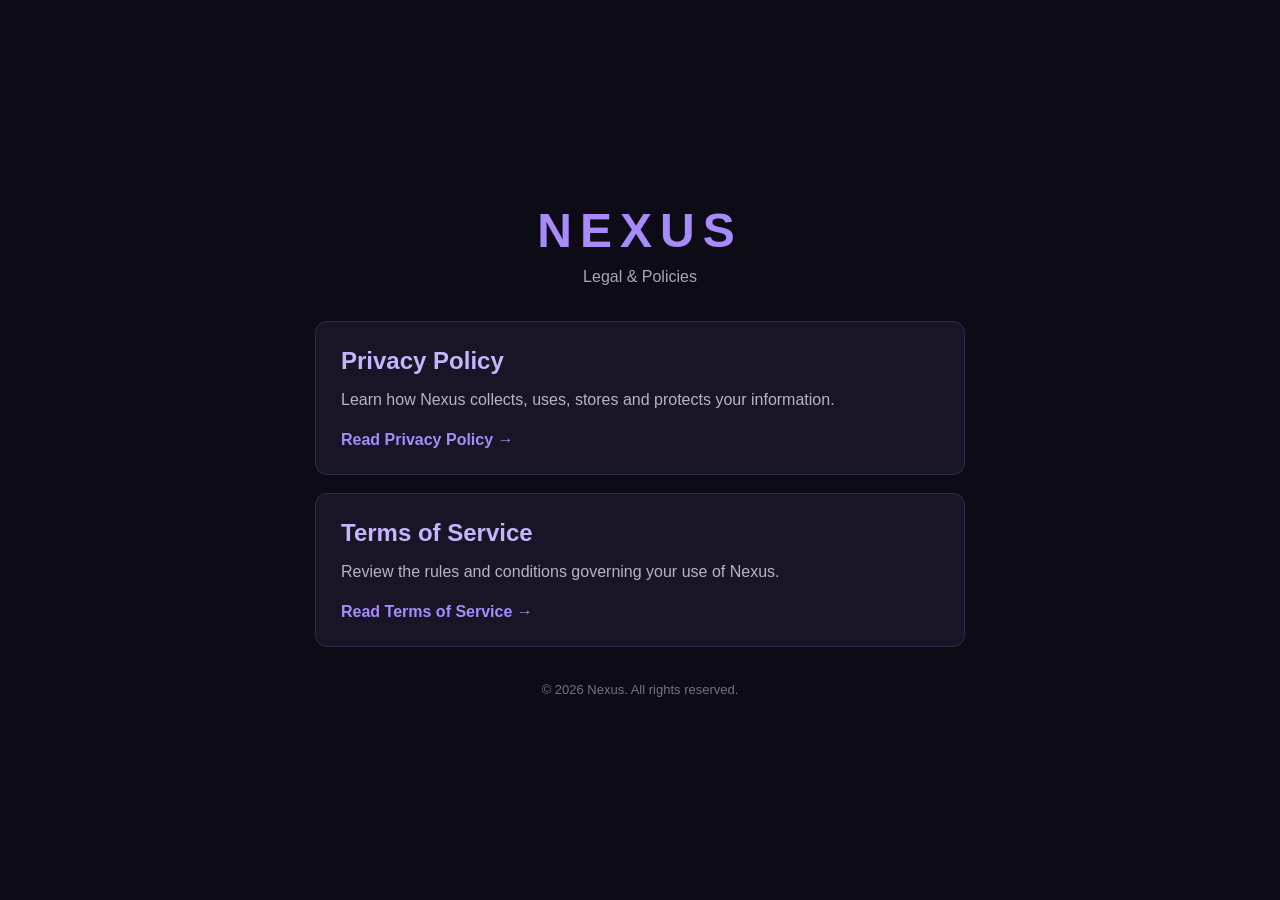
<file: index.html>
<!DOCTYPE html>
<html lang="en">
<head>
    <meta charset="UTF-8">
    <meta name="viewport" content="width=device-width, initial-scale=1.0">
    <title>Nexus | Legal</title>
    <link rel="stylesheet" href="style.css">
</head>
<body>
    <main class="container">
        <h1>NEXUS</h1>
        <p class="subtitle">Legal & Policies</p>

        <section class="card">
            <h2>Privacy Policy</h2>
            <p>Learn how Nexus collects, uses, stores and protects your information.</p>
            <a href="privacy.html">Read Privacy Policy →</a>
        </section>

        <section class="card">
            <h2>Terms of Service</h2>
            <p>Review the rules and conditions governing your use of Nexus.</p>
            <a href="terms.html">Read Terms of Service →</a>
        </section>

        <footer>
            © 2026 Nexus. All rights reserved.
        </footer>
    </main>
</body>
</html>
</file>
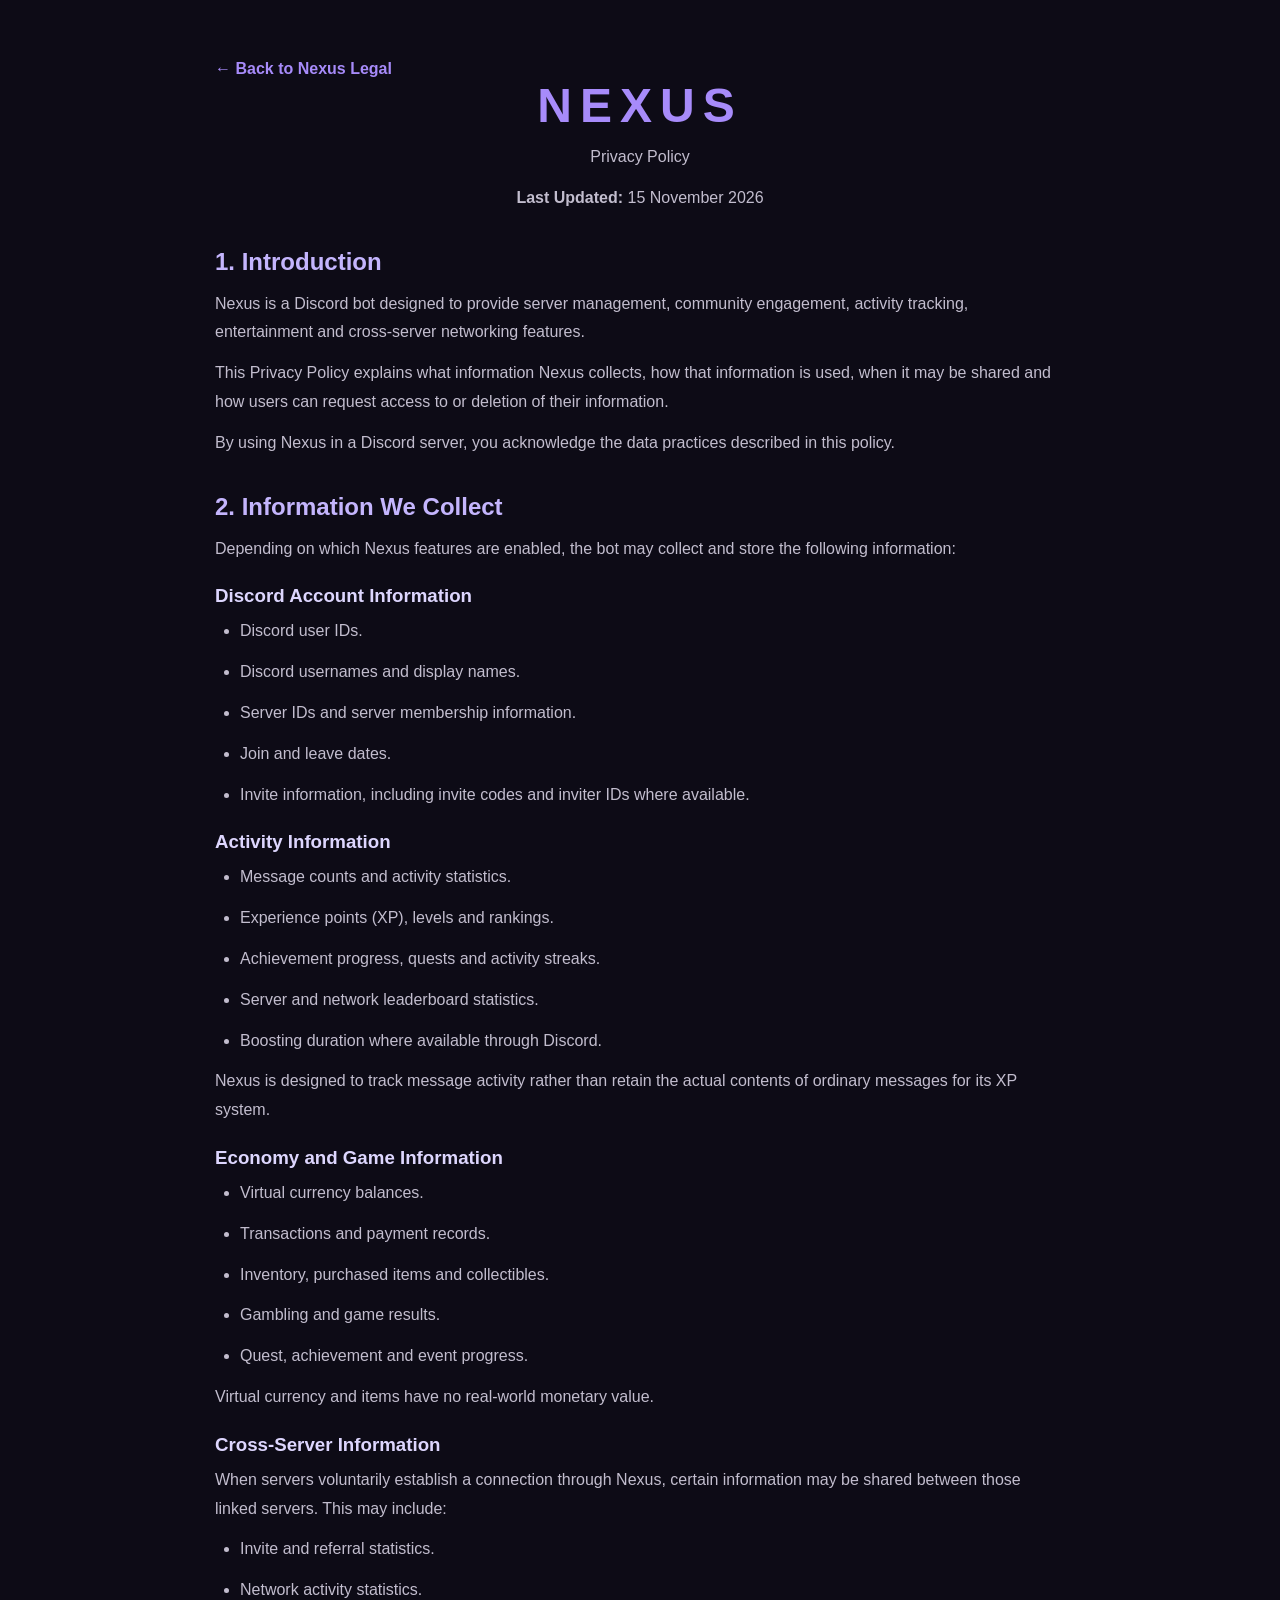
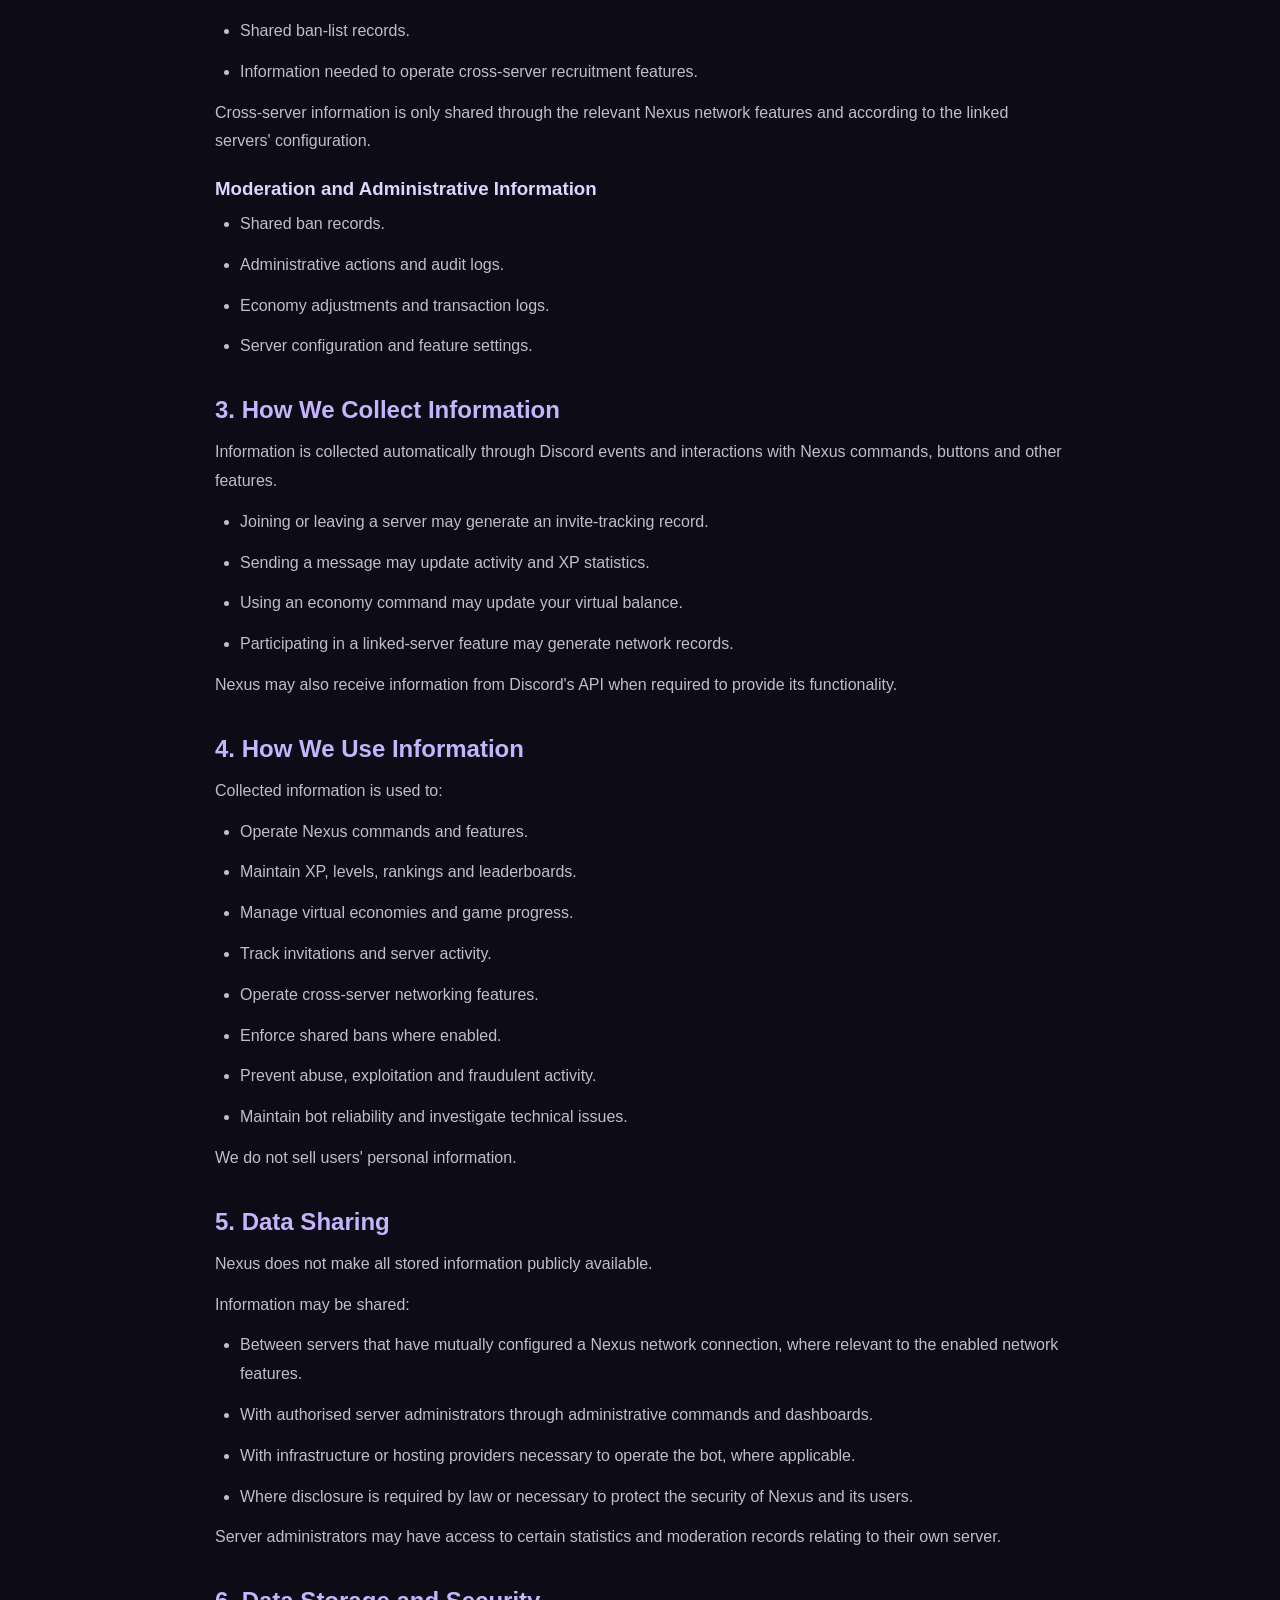
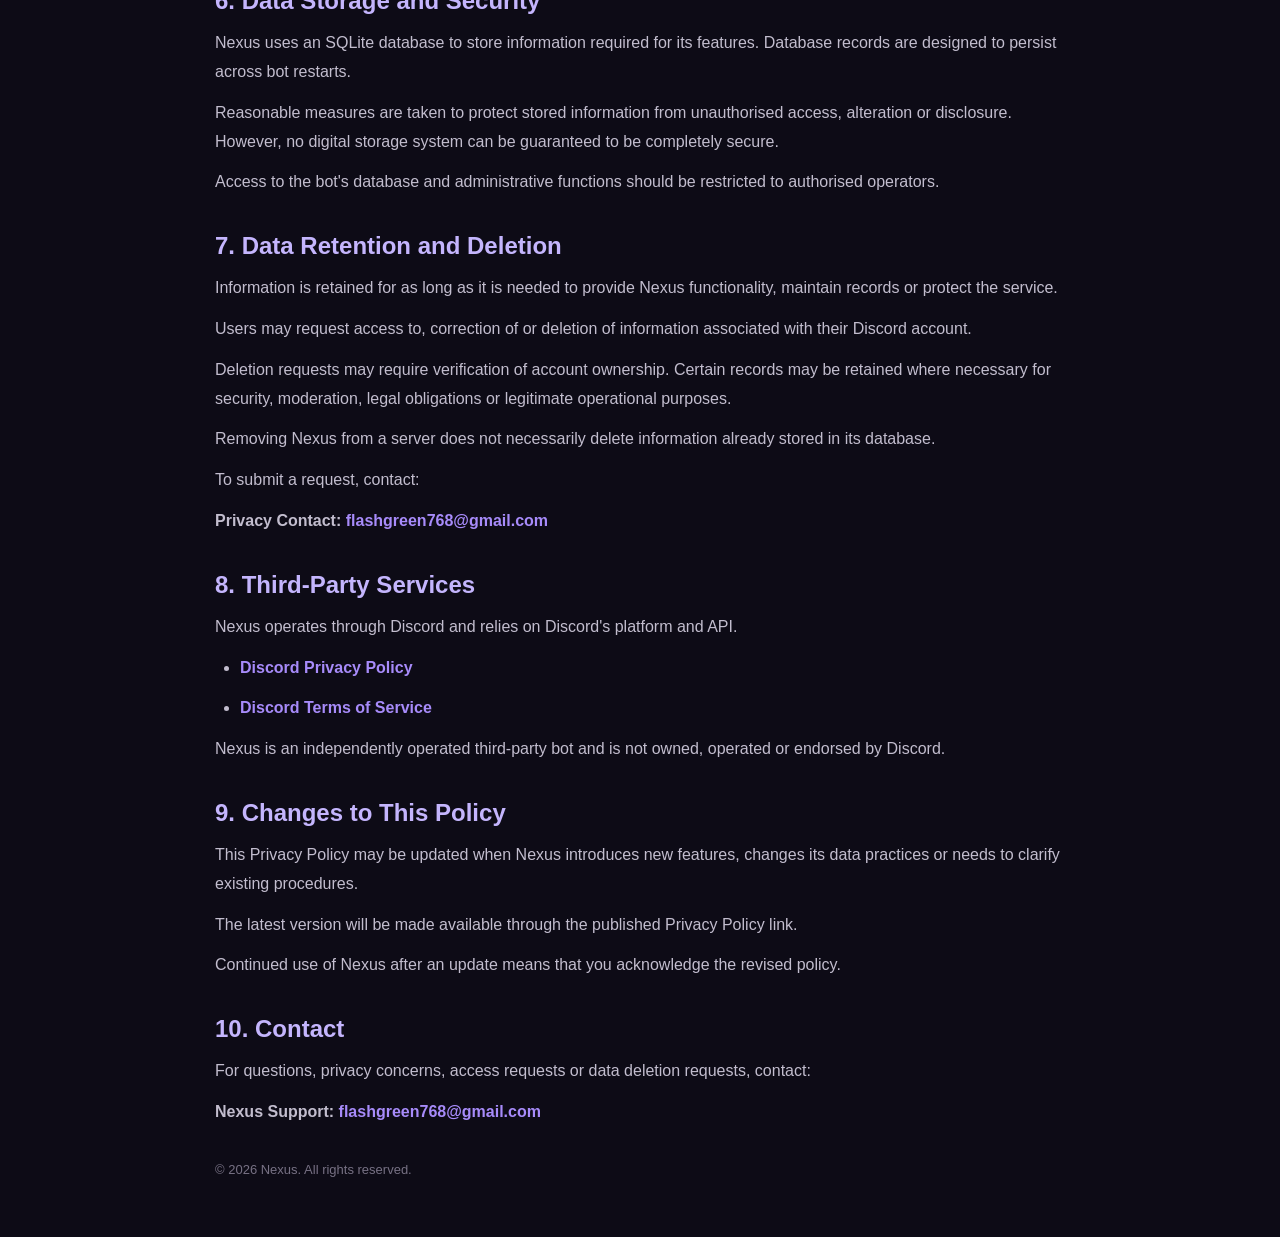
<file: privacy.html>
<!DOCTYPE html>
<html lang="en">
<head>
    <meta charset="UTF-8">
    <meta name="viewport" content="width=device-width, initial-scale=1.0">
    <title>Nexus | Privacy Policy</title>
    <link rel="stylesheet" href="style.css">
</head>
<body>
<main class="container legal">
    <a href="index.html">← Back to Nexus Legal</a>

    <h1>NEXUS</h1>
    <p class="subtitle">Privacy Policy</p>
    <p class="updated"><strong>Last Updated:</strong> 15 November 2026</p>

    <h2>1. Introduction</h2>
    <p>Nexus is a Discord bot designed to provide server management, community engagement, activity tracking, entertainment and cross-server networking features.</p>
    <p>This Privacy Policy explains what information Nexus collects, how that information is used, when it may be shared and how users can request access to or deletion of their information.</p>
    <p>By using Nexus in a Discord server, you acknowledge the data practices described in this policy.</p>

    <h2>2. Information We Collect</h2>
    <p>Depending on which Nexus features are enabled, the bot may collect and store the following information:</p>

    <h3>Discord Account Information</h3>
    <ul>
        <li>Discord user IDs.</li>
        <li>Discord usernames and display names.</li>
        <li>Server IDs and server membership information.</li>
        <li>Join and leave dates.</li>
        <li>Invite information, including invite codes and inviter IDs where available.</li>
    </ul>

    <h3>Activity Information</h3>
    <ul>
        <li>Message counts and activity statistics.</li>
        <li>Experience points (XP), levels and rankings.</li>
        <li>Achievement progress, quests and activity streaks.</li>
        <li>Server and network leaderboard statistics.</li>
        <li>Boosting duration where available through Discord.</li>
    </ul>
    <p>Nexus is designed to track message activity rather than retain the actual contents of ordinary messages for its XP system.</p>

    <h3>Economy and Game Information</h3>
    <ul>
        <li>Virtual currency balances.</li>
        <li>Transactions and payment records.</li>
        <li>Inventory, purchased items and collectibles.</li>
        <li>Gambling and game results.</li>
        <li>Quest, achievement and event progress.</li>
    </ul>
    <p>Virtual currency and items have no real-world monetary value.</p>

    <h3>Cross-Server Information</h3>
    <p>When servers voluntarily establish a connection through Nexus, certain information may be shared between those linked servers. This may include:</p>
    <ul>
        <li>Invite and referral statistics.</li>
        <li>Network activity statistics.</li>
        <li>Shared ban-list records.</li>
        <li>Information needed to operate cross-server recruitment features.</li>
    </ul>
    <p>Cross-server information is only shared through the relevant Nexus network features and according to the linked servers' configuration.</p>

    <h3>Moderation and Administrative Information</h3>
    <ul>
        <li>Shared ban records.</li>
        <li>Administrative actions and audit logs.</li>
        <li>Economy adjustments and transaction logs.</li>
        <li>Server configuration and feature settings.</li>
    </ul>

    <h2>3. How We Collect Information</h2>
    <p>Information is collected automatically through Discord events and interactions with Nexus commands, buttons and other features.</p>
    <ul>
        <li>Joining or leaving a server may generate an invite-tracking record.</li>
        <li>Sending a message may update activity and XP statistics.</li>
        <li>Using an economy command may update your virtual balance.</li>
        <li>Participating in a linked-server feature may generate network records.</li>
    </ul>
    <p>Nexus may also receive information from Discord's API when required to provide its functionality.</p>

    <h2>4. How We Use Information</h2>
    <p>Collected information is used to:</p>
    <ul>
        <li>Operate Nexus commands and features.</li>
        <li>Maintain XP, levels, rankings and leaderboards.</li>
        <li>Manage virtual economies and game progress.</li>
        <li>Track invitations and server activity.</li>
        <li>Operate cross-server networking features.</li>
        <li>Enforce shared bans where enabled.</li>
        <li>Prevent abuse, exploitation and fraudulent activity.</li>
        <li>Maintain bot reliability and investigate technical issues.</li>
    </ul>
    <p>We do not sell users' personal information.</p>

    <h2>5. Data Sharing</h2>
    <p>Nexus does not make all stored information publicly available.</p>
    <p>Information may be shared:</p>
    <ul>
        <li>Between servers that have mutually configured a Nexus network connection, where relevant to the enabled network features.</li>
        <li>With authorised server administrators through administrative commands and dashboards.</li>
        <li>With infrastructure or hosting providers necessary to operate the bot, where applicable.</li>
        <li>Where disclosure is required by law or necessary to protect the security of Nexus and its users.</li>
    </ul>
    <p>Server administrators may have access to certain statistics and moderation records relating to their own server.</p>

    <h2>6. Data Storage and Security</h2>
    <p>Nexus uses an SQLite database to store information required for its features. Database records are designed to persist across bot restarts.</p>
    <p>Reasonable measures are taken to protect stored information from unauthorised access, alteration or disclosure. However, no digital storage system can be guaranteed to be completely secure.</p>
    <p>Access to the bot's database and administrative functions should be restricted to authorised operators.</p>

    <h2>7. Data Retention and Deletion</h2>
    <p>Information is retained for as long as it is needed to provide Nexus functionality, maintain records or protect the service.</p>
    <p>Users may request access to, correction of or deletion of information associated with their Discord account.</p>
    <p>Deletion requests may require verification of account ownership. Certain records may be retained where necessary for security, moderation, legal obligations or legitimate operational purposes.</p>
    <p>Removing Nexus from a server does not necessarily delete information already stored in its database.</p>
    <p>To submit a request, contact:</p>
    <p><strong>Privacy Contact:</strong> <a href="mailto:flashgreen768@gmail.com">flashgreen768@gmail.com</a></p>

    <h2>8. Third-Party Services</h2>
    <p>Nexus operates through Discord and relies on Discord's platform and API.</p>
    <ul>
        <li><a href="https://discord.com/privacy" target="_blank" rel="noopener noreferrer">Discord Privacy Policy</a></li>
        <li><a href="https://discord.com/terms" target="_blank" rel="noopener noreferrer">Discord Terms of Service</a></li>
    </ul>
    <p>Nexus is an independently operated third-party bot and is not owned, operated or endorsed by Discord.</p>

    <h2>9. Changes to This Policy</h2>
    <p>This Privacy Policy may be updated when Nexus introduces new features, changes its data practices or needs to clarify existing procedures.</p>
    <p>The latest version will be made available through the published Privacy Policy link.</p>
    <p>Continued use of Nexus after an update means that you acknowledge the revised policy.</p>

    <h2>10. Contact</h2>
    <p>For questions, privacy concerns, access requests or data deletion requests, contact:</p>
    <p><strong>Nexus Support:</strong> <a href="mailto:flashgreen768@gmail.com">flashgreen768@gmail.com</a></p>

    <footer>© 2026 Nexus. All rights reserved.</footer>
</main>
</body>
</html>
</file>
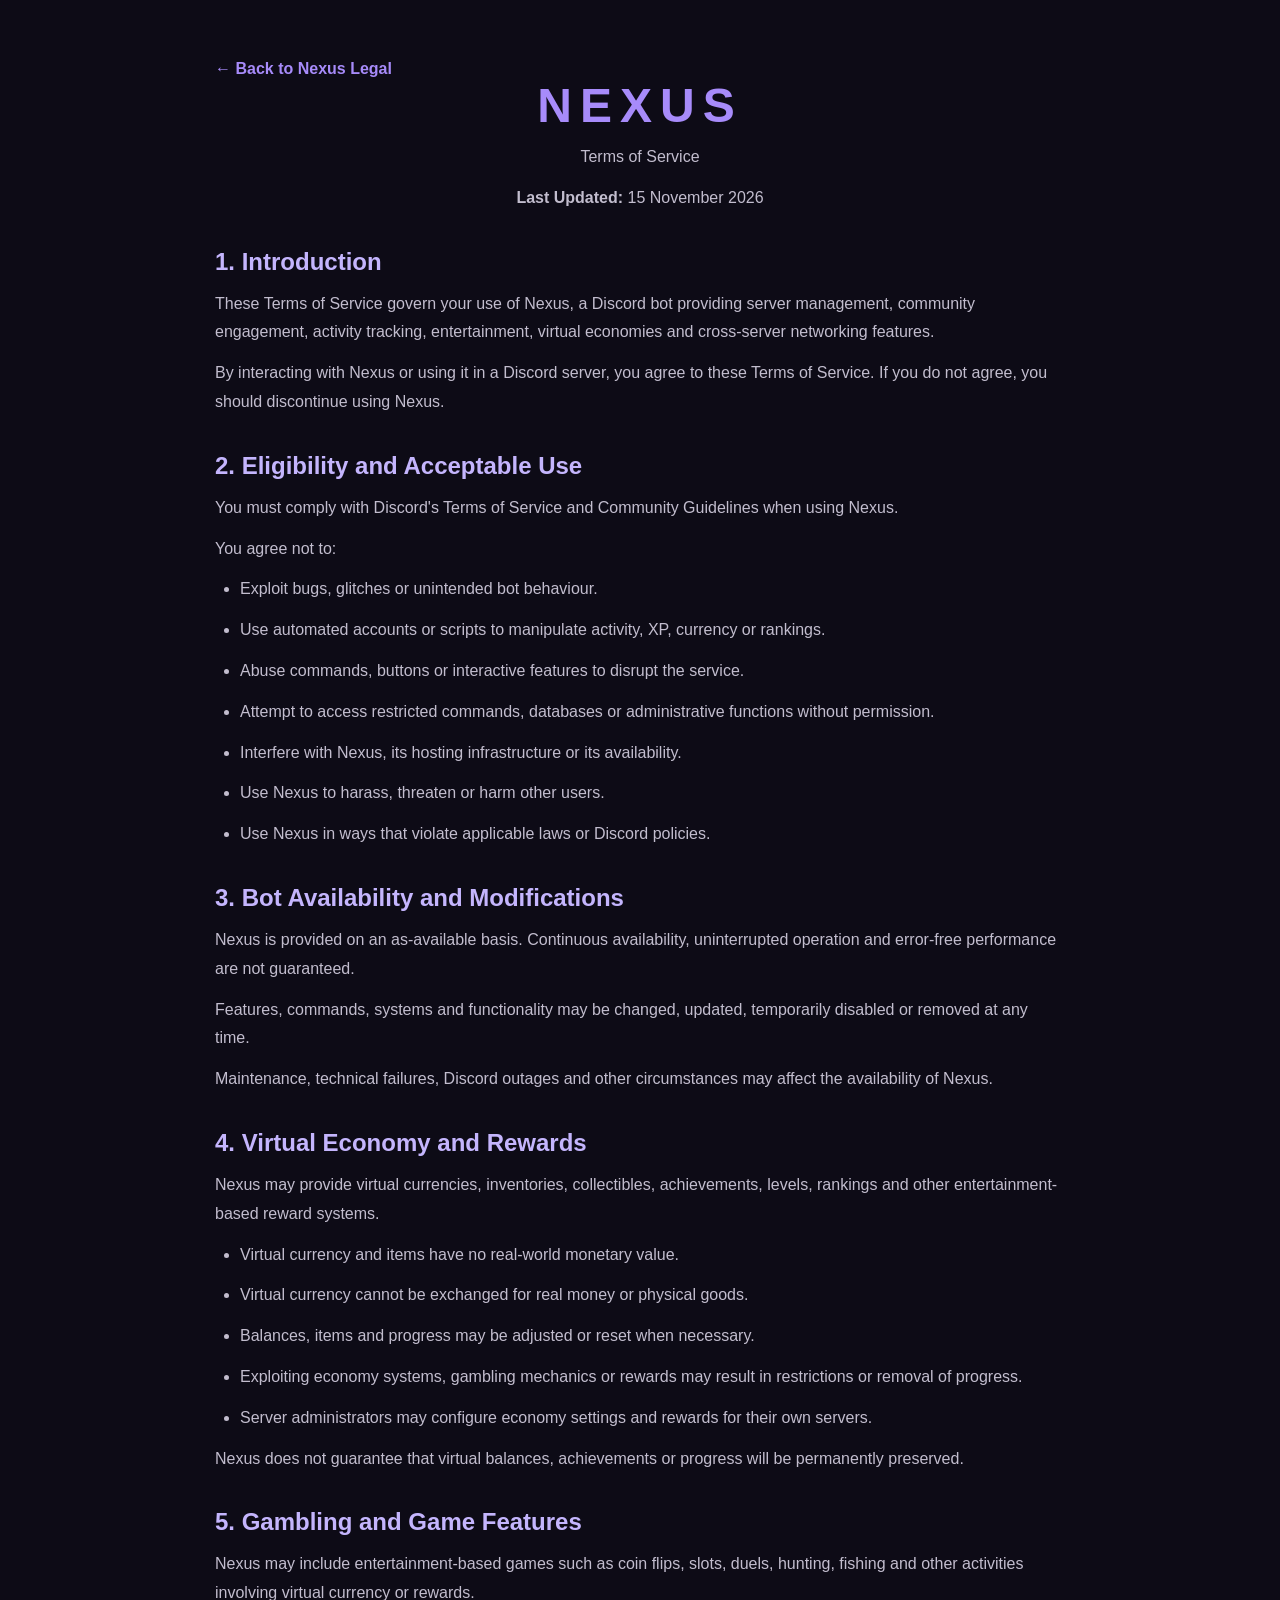
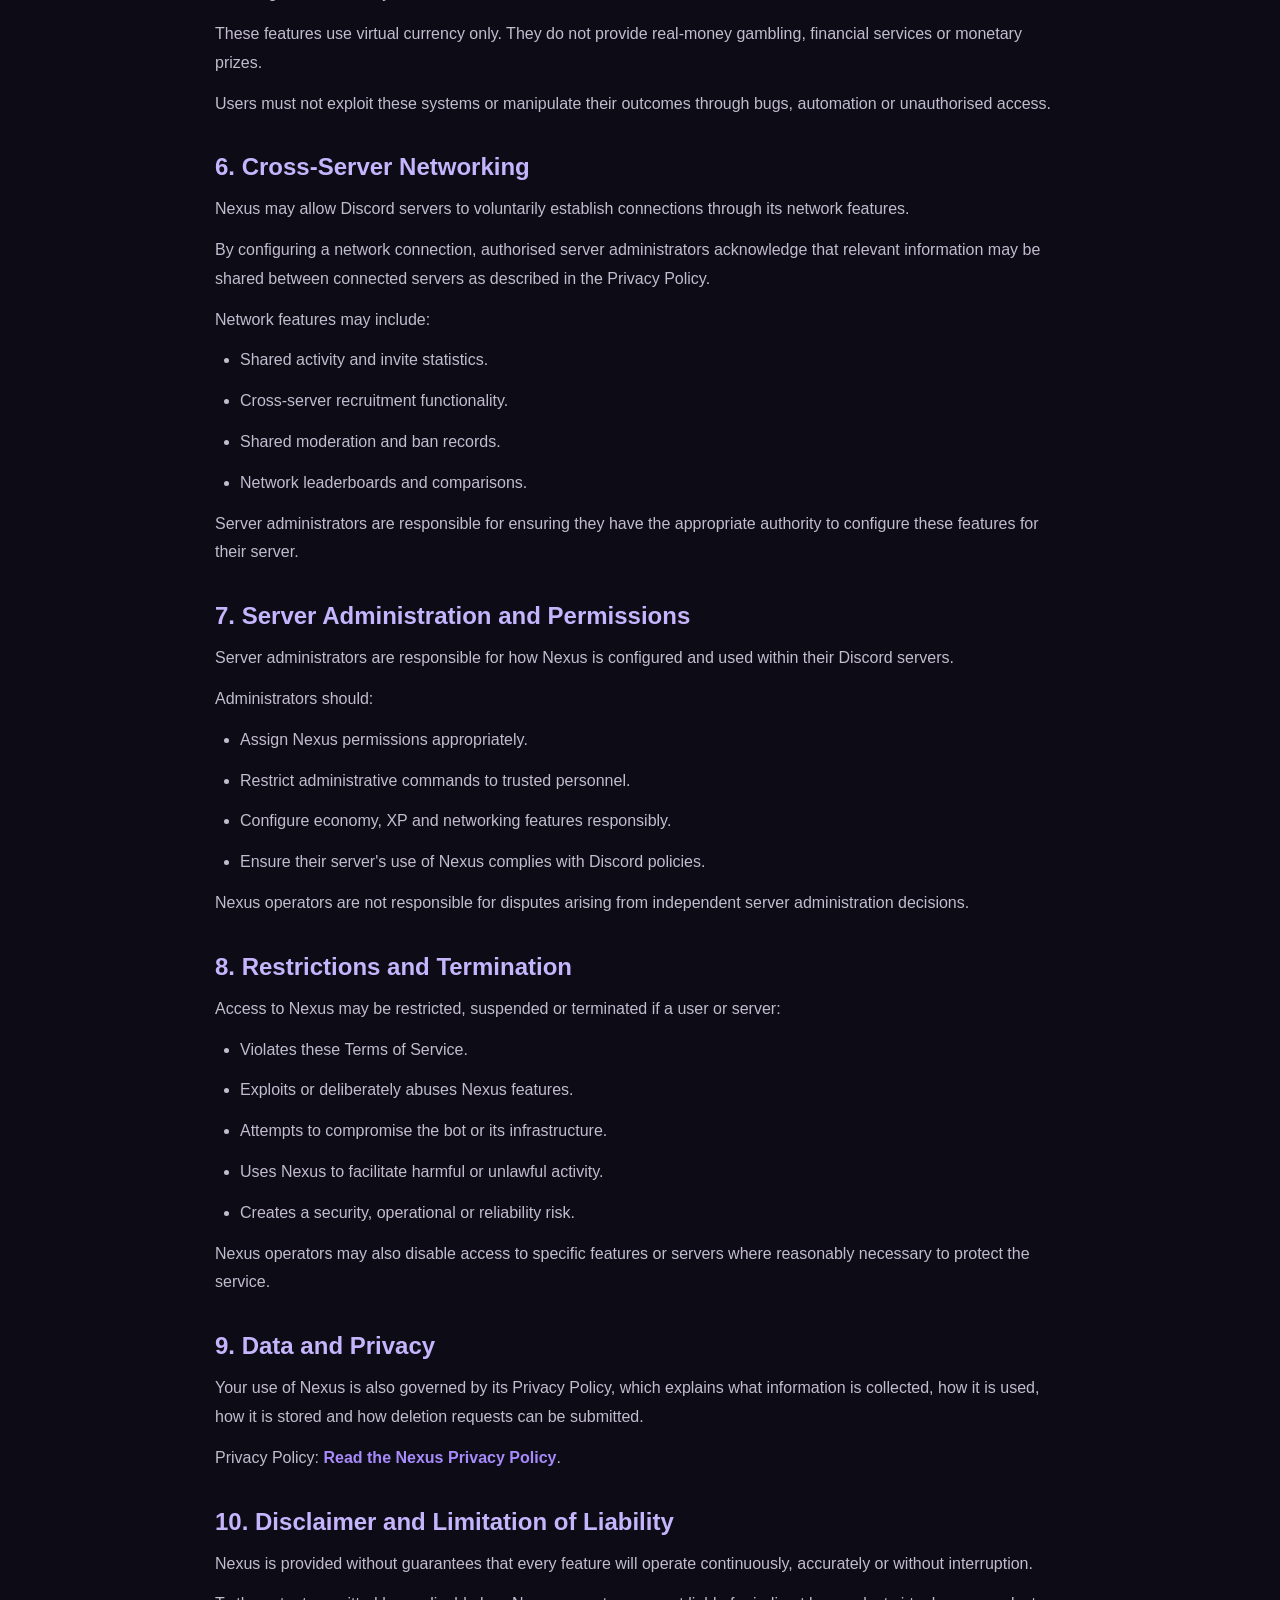
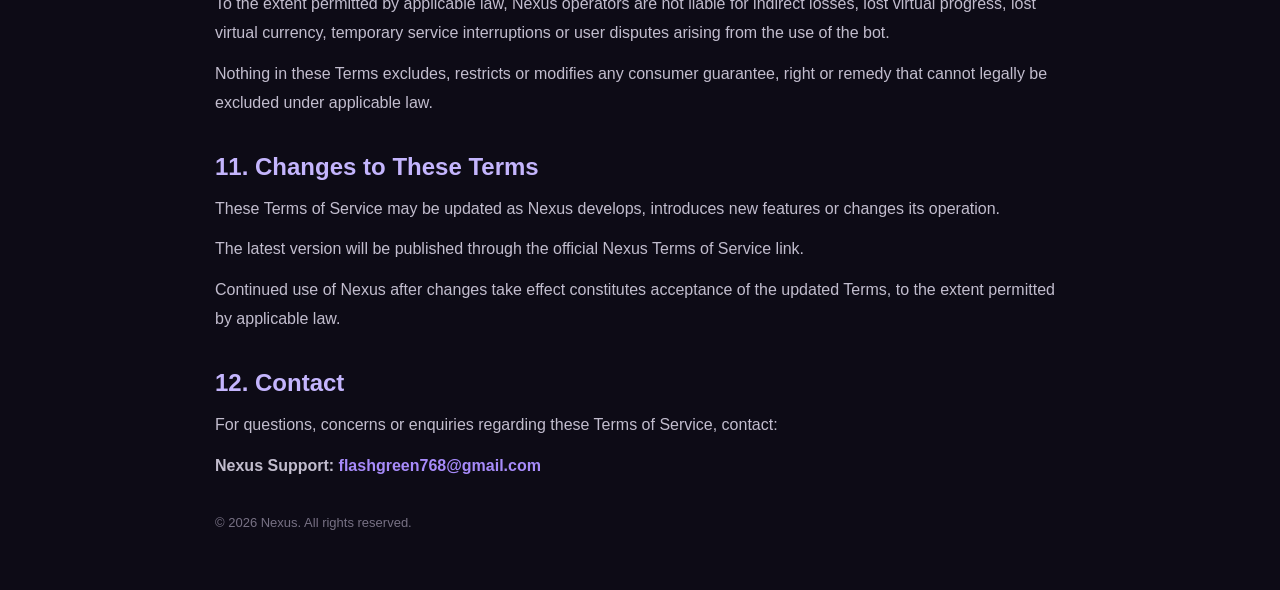
<file: terms.html>
<!DOCTYPE html>
<html lang="en">
<head>
    <meta charset="UTF-8">
    <meta name="viewport" content="width=device-width, initial-scale=1.0">
    <title>Nexus | Terms of Service</title>
    <link rel="stylesheet" href="style.css">
</head>
<body>
<main class="container legal">
    <a href="index.html">← Back to Nexus Legal</a>

    <h1>NEXUS</h1>
    <p class="subtitle">Terms of Service</p>
    <p class="updated"><strong>Last Updated:</strong> 15 November 2026</p>

    <h2>1. Introduction</h2>
    <p>These Terms of Service govern your use of Nexus, a Discord bot providing server management, community engagement, activity tracking, entertainment, virtual economies and cross-server networking features.</p>
    <p>By interacting with Nexus or using it in a Discord server, you agree to these Terms of Service. If you do not agree, you should discontinue using Nexus.</p>

    <h2>2. Eligibility and Acceptable Use</h2>
    <p>You must comply with Discord's Terms of Service and Community Guidelines when using Nexus.</p>
    <p>You agree not to:</p>
    <ul>
        <li>Exploit bugs, glitches or unintended bot behaviour.</li>
        <li>Use automated accounts or scripts to manipulate activity, XP, currency or rankings.</li>
        <li>Abuse commands, buttons or interactive features to disrupt the service.</li>
        <li>Attempt to access restricted commands, databases or administrative functions without permission.</li>
        <li>Interfere with Nexus, its hosting infrastructure or its availability.</li>
        <li>Use Nexus to harass, threaten or harm other users.</li>
        <li>Use Nexus in ways that violate applicable laws or Discord policies.</li>
    </ul>

    <h2>3. Bot Availability and Modifications</h2>
    <p>Nexus is provided on an as-available basis. Continuous availability, uninterrupted operation and error-free performance are not guaranteed.</p>
    <p>Features, commands, systems and functionality may be changed, updated, temporarily disabled or removed at any time.</p>
    <p>Maintenance, technical failures, Discord outages and other circumstances may affect the availability of Nexus.</p>

    <h2>4. Virtual Economy and Rewards</h2>
    <p>Nexus may provide virtual currencies, inventories, collectibles, achievements, levels, rankings and other entertainment-based reward systems.</p>
    <ul>
        <li>Virtual currency and items have no real-world monetary value.</li>
        <li>Virtual currency cannot be exchanged for real money or physical goods.</li>
        <li>Balances, items and progress may be adjusted or reset when necessary.</li>
        <li>Exploiting economy systems, gambling mechanics or rewards may result in restrictions or removal of progress.</li>
        <li>Server administrators may configure economy settings and rewards for their own servers.</li>
    </ul>
    <p>Nexus does not guarantee that virtual balances, achievements or progress will be permanently preserved.</p>

    <h2>5. Gambling and Game Features</h2>
    <p>Nexus may include entertainment-based games such as coin flips, slots, duels, hunting, fishing and other activities involving virtual currency or rewards.</p>
    <p>These features use virtual currency only. They do not provide real-money gambling, financial services or monetary prizes.</p>
    <p>Users must not exploit these systems or manipulate their outcomes through bugs, automation or unauthorised access.</p>

    <h2>6. Cross-Server Networking</h2>
    <p>Nexus may allow Discord servers to voluntarily establish connections through its network features.</p>
    <p>By configuring a network connection, authorised server administrators acknowledge that relevant information may be shared between connected servers as described in the Privacy Policy.</p>
    <p>Network features may include:</p>
    <ul>
        <li>Shared activity and invite statistics.</li>
        <li>Cross-server recruitment functionality.</li>
        <li>Shared moderation and ban records.</li>
        <li>Network leaderboards and comparisons.</li>
    </ul>
    <p>Server administrators are responsible for ensuring they have the appropriate authority to configure these features for their server.</p>

    <h2>7. Server Administration and Permissions</h2>
    <p>Server administrators are responsible for how Nexus is configured and used within their Discord servers.</p>
    <p>Administrators should:</p>
    <ul>
        <li>Assign Nexus permissions appropriately.</li>
        <li>Restrict administrative commands to trusted personnel.</li>
        <li>Configure economy, XP and networking features responsibly.</li>
        <li>Ensure their server's use of Nexus complies with Discord policies.</li>
    </ul>
    <p>Nexus operators are not responsible for disputes arising from independent server administration decisions.</p>

    <h2>8. Restrictions and Termination</h2>
    <p>Access to Nexus may be restricted, suspended or terminated if a user or server:</p>
    <ul>
        <li>Violates these Terms of Service.</li>
        <li>Exploits or deliberately abuses Nexus features.</li>
        <li>Attempts to compromise the bot or its infrastructure.</li>
        <li>Uses Nexus to facilitate harmful or unlawful activity.</li>
        <li>Creates a security, operational or reliability risk.</li>
    </ul>
    <p>Nexus operators may also disable access to specific features or servers where reasonably necessary to protect the service.</p>

    <h2>9. Data and Privacy</h2>
    <p>Your use of Nexus is also governed by its Privacy Policy, which explains what information is collected, how it is used, how it is stored and how deletion requests can be submitted.</p>
    <p>Privacy Policy: <a href="privacy.html">Read the Nexus Privacy Policy</a>.</p>

    <h2>10. Disclaimer and Limitation of Liability</h2>
    <p>Nexus is provided without guarantees that every feature will operate continuously, accurately or without interruption.</p>
    <p>To the extent permitted by applicable law, Nexus operators are not liable for indirect losses, lost virtual progress, lost virtual currency, temporary service interruptions or user disputes arising from the use of the bot.</p>
    <p>Nothing in these Terms excludes, restricts or modifies any consumer guarantee, right or remedy that cannot legally be excluded under applicable law.</p>

    <h2>11. Changes to These Terms</h2>
    <p>These Terms of Service may be updated as Nexus develops, introduces new features or changes its operation.</p>
    <p>The latest version will be published through the official Nexus Terms of Service link.</p>
    <p>Continued use of Nexus after changes take effect constitutes acceptance of the updated Terms, to the extent permitted by applicable law.</p>

    <h2>12. Contact</h2>
    <p>For questions, concerns or enquiries regarding these Terms of Service, contact:</p>
    <p><strong>Nexus Support:</strong> <a href="mailto:flashgreen768@gmail.com">flashgreen768@gmail.com</a></p>

    <footer>© 2026 Nexus. All rights reserved.</footer>
</main>
</body>
</html>
</file>
<file: style.css>
* {
    margin: 0;
    padding: 0;
    box-sizing: border-box;
}

body {
    font-family: Arial, sans-serif;
    background: #0d0b16;
    color: #ffffff;
    min-height: 100vh;
    display: flex;
    justify-content: center;
    align-items: center;
    padding: 25px;
}

.container {
    width: 100%;
    max-width: 650px;
    text-align: center;
}

h1 {
    font-size: 48px;
    letter-spacing: 8px;
    color: #a78bfa;
}

.subtitle {
    color: #aaa4bb;
    margin: 10px 0 35px;
}

.card {
    background: #191526;
    border: 1px solid #33294b;
    border-radius: 12px;
    padding: 25px;
    margin-bottom: 18px;
    text-align: left;
}

.card h2 {
    margin-bottom: 12px;
    color: #c4b5fd;
}

.card p {
    color: #b8b3c5;
    line-height: 1.6;
    margin-bottom: 18px;
}

a {
    color: #a78bfa;
    text-decoration: none;
    font-weight: bold;
}

a:hover {
    color: #ddd6fe;
}

footer {
    margin-top: 35px;
    color: #777184;
    font-size: 13px;
}

.legal {
    max-width: 850px;
    text-align: left;
    padding: 35px 0;
}

.legal h1,
.legal .subtitle {
    text-align: center;
}

.legal h2 {
    color: #c4b5fd;
    margin-top: 35px;
    margin-bottom: 14px;
}

.legal h3 {
    color: #ddd6fe;
    margin-top: 22px;
    margin-bottom: 10px;
}

.legal p,
.legal li {
    color: #c2bdce;
    line-height: 1.8;
    margin-bottom: 12px;
}

.legal ul {
    padding-left: 25px;
}

.updated {
    text-align: center;
    color: #888196;
    margin-bottom: 35px;
}
</file>
